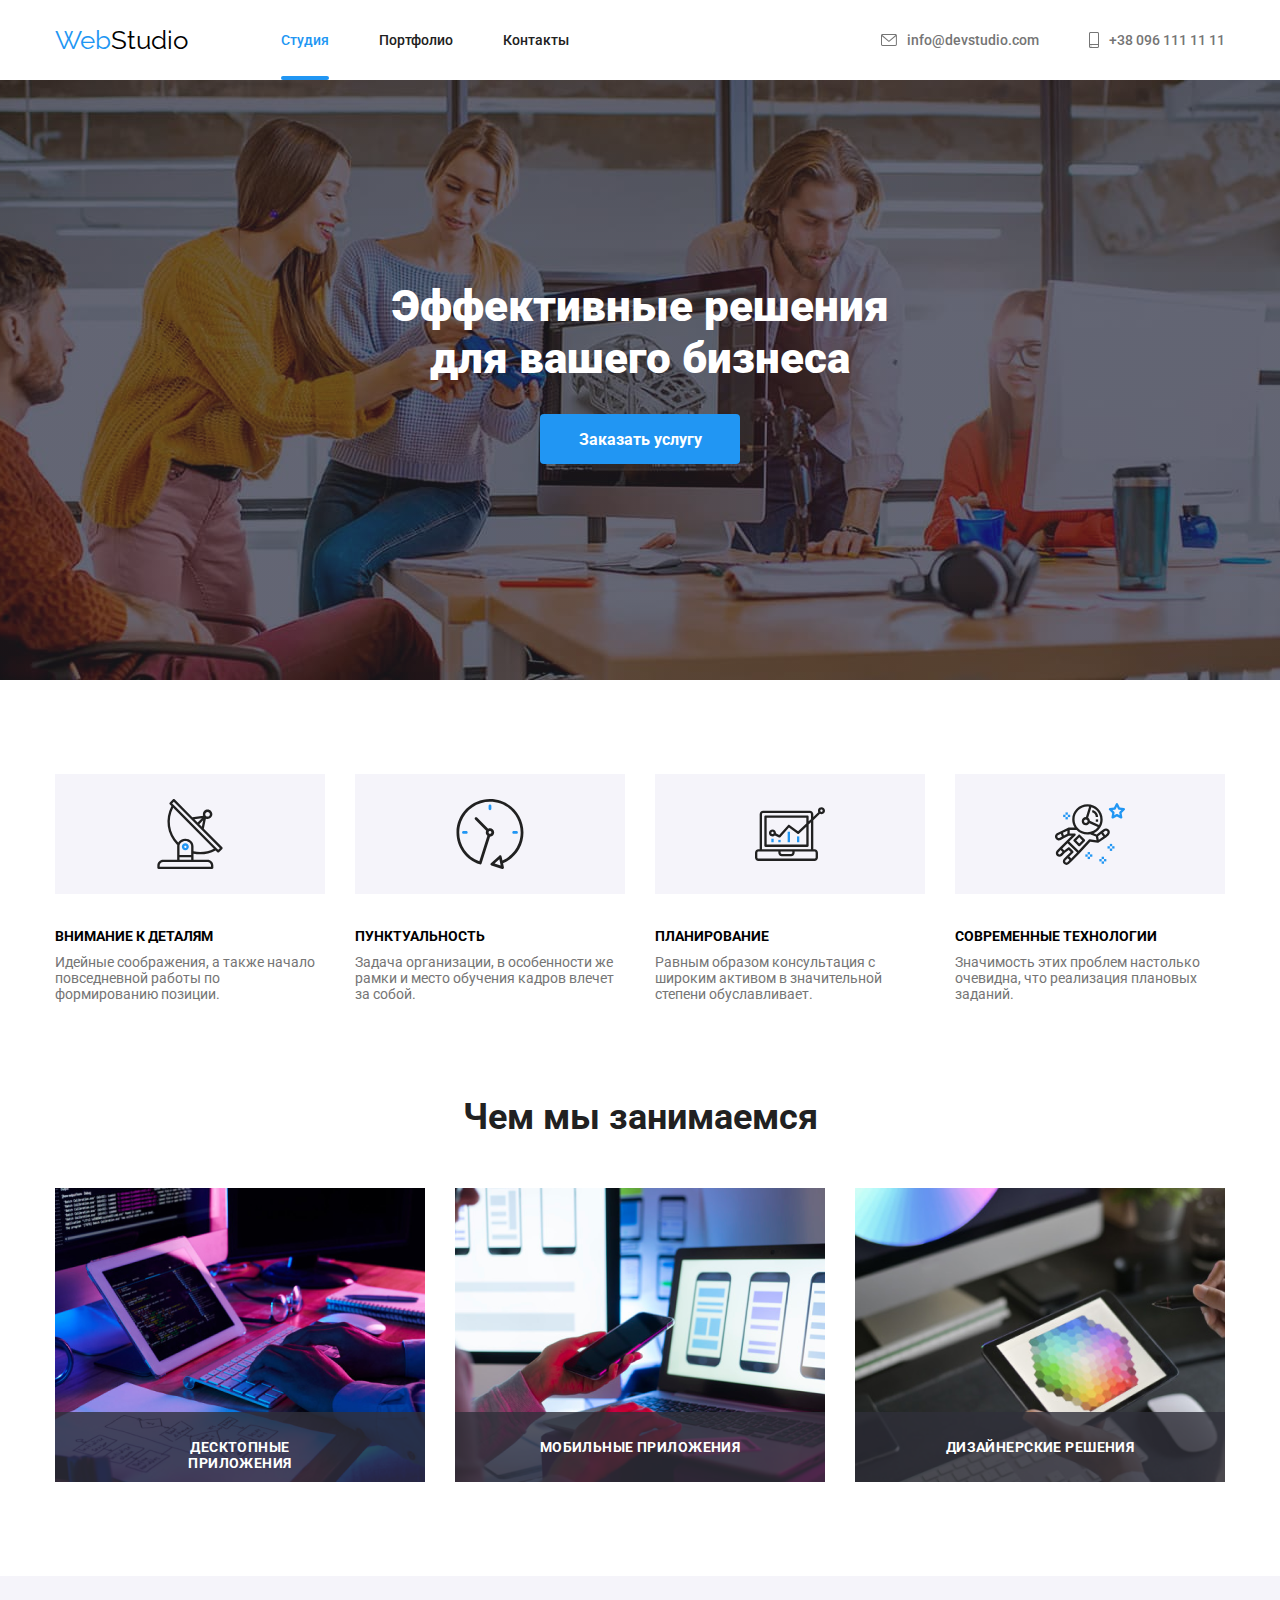
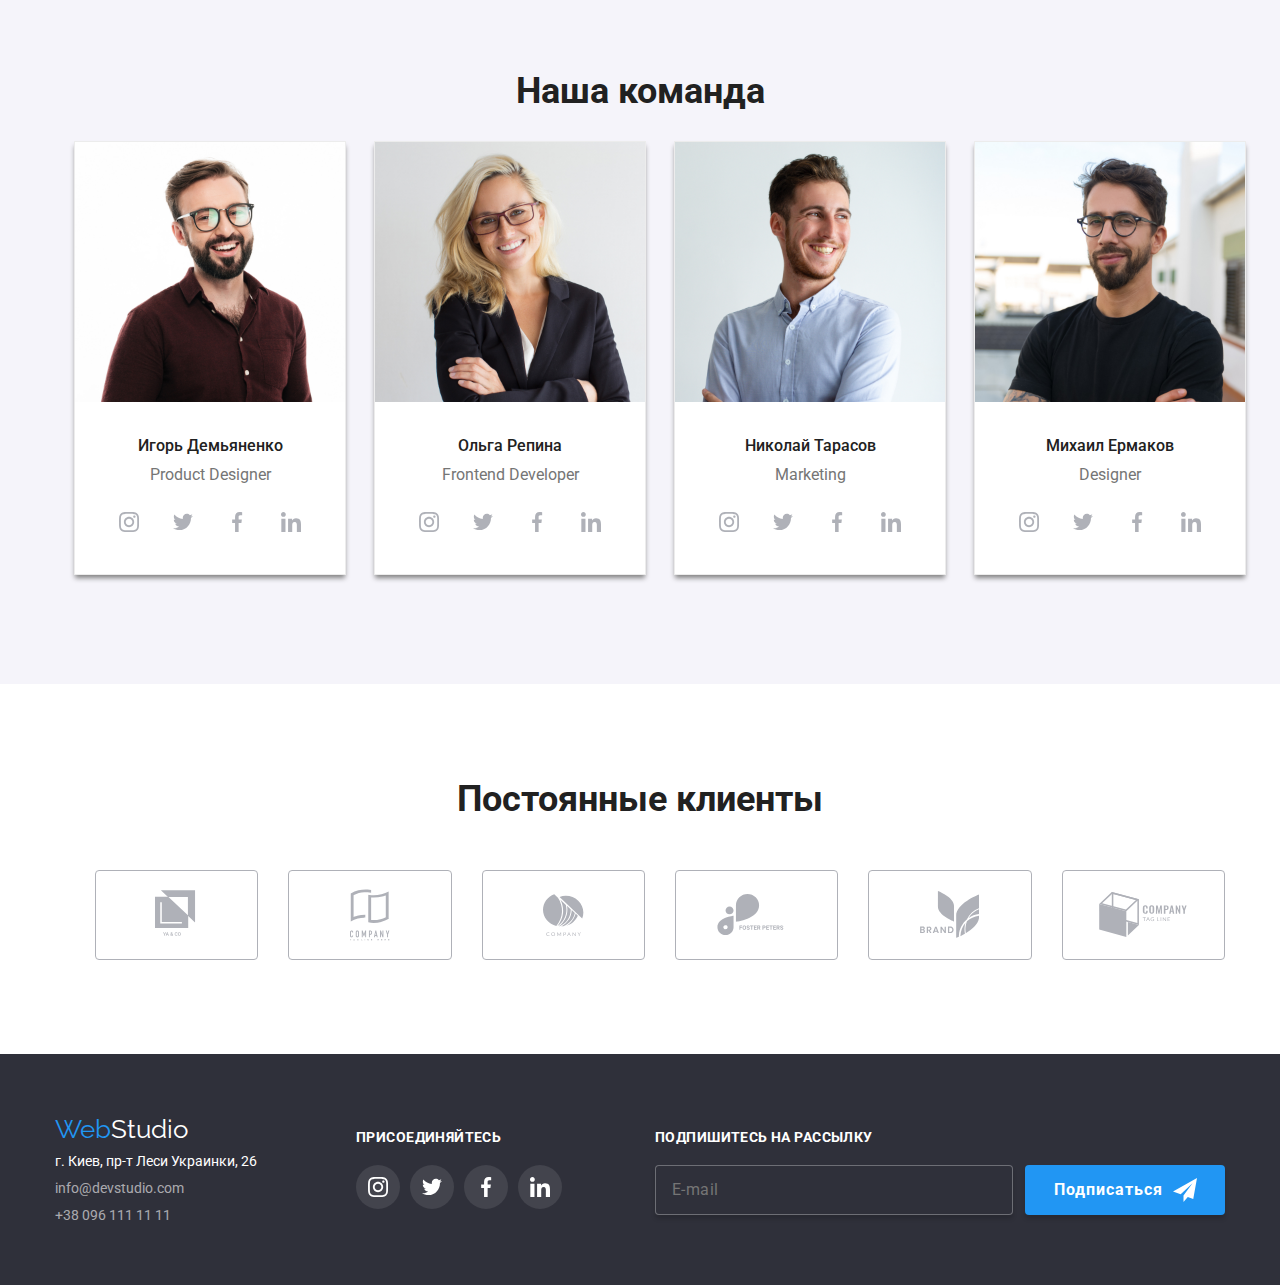
<file: index.html>
<!DOCTYPE html>
<html lang="ru">
<head>
  <meta charset="UTF-8">
  <meta name="viewport" content="width=device-width, initial-scale=1.0">
  <title>Студия</title>
 
<link rel="preconnect" href="https://fonts.gstatic.com">
<link href="https://fonts.googleapis.com/css2?family=Raleway:wght@700&family=Roboto:wght@400;500;700;900&display=swap"
  rel="stylesheet">
  <link rel="stylesheet" href="css/main.min.css">
</head>
<body>
  <header id="header">
    <div class="container head">
    <nav class="logo">
    <a href="#"><span class="web">Web</span><span class="studio">Studio</span></a>
    <ul class="navigate">
    <li>
        
      <a href="index.html" class="stud" id="now-here">Студия</a>
    
    </li>
    <li><a href="portfolio.html">Портфолио</a></li>
    <li><a href="">Контакты</a></li>
    </ul>
    </nav>
    <ul class="contact">
    <li class="mail">
      <a href="mailto:info@devstudio.com">
      <svg class="mail-svg" width="16px" height=" 12px">
        <use href="./images/symbol-defs.svg#icon-mail">
        </use>
      </svg>
      info@devstudio.com</a></li>
    <li class="phone">
      <a href="callto:+380961111111">
      <svg class="phone-svg" width="10px" height=" 16px">
        <use href="./images/symbol-defs.svg#icon-phone" >
        </use>
      </svg>
     +38 096 111 11 11</a></li>
    </ul>
    </div>
  </header>
  <main>
  <section class="hero">
    <div class="container">
   <h1>Эффективные решения<br> для вашего бизнеса</h1>
     <button class="order " data-modal-open>Заказать услугу</button> 
      </div>
  </section>

  <section class="properties">
    <div class="container">
    <ul>
     
      <li><h3>ВНИМАНИЕ К ДЕТАЛЯМ</h3> <p>Идейные соображения, а также начало повседневной работы по формированию позиции.</p></li>
        <li>
          <h3>ПУНКТУАЛЬНОСТЬ</h3> <p>Задача организации, в особенности же рамки и место обучения кадров влечет за собой.</p>
        </li>
        <li>
          <h3>ПЛАНИРОВАНИЕ</h3><p>Равным образом консультация с широким активом в значительной степени обуславливает.</p> 
        </li>
        <li>
          <h3>СОВРЕМЕННЫЕ ТЕХНОЛОГИИ</h3><p>Значимость этих проблем настолько очевидна, что реализация плановых заданий.</p> 
        </li>
    </ul>
    </div>
  </section>
 
  <section class="work">
    <div class="container">
    <h2>Чем мы занимаемся</h2>
    <ul>
      <li><div class="our-works">
        <img src = "images/img.png" alt="Работа" width="370">
        <p class="example">ДЕСКТОПНЫЕ ПРИЛОЖЕНИЯ</p>
        </div>
      </li>
      <li> <div class="our-works">
        <img src="images/img2.png" alt="Работа" width="370">
        <p class="example">МОБИЛЬНЫЕ ПРИЛОЖЕНИЯ</p>
        </div>
      </li>
      <li><div class="our-works">
        <img src="images/img3.png" alt="Работа" width="370">
        <p class="example">ДИЗАЙНЕРСКИЕ РЕШЕНИЯ</p>
        </div>
      </li>
    </ul>
  </div>
  </section>

  <section class="our-team">
    <div class="container">
    <h2>
      Наша команда
    </h2>
    <ul>
      <li class="person">
        <img src="images/im1.jpg" width="270" alt="Игорь">
        <div class="card-text">
        <h3>Игорь Демьяненко</h3>
         <p>Product Designer</p>
          <ul class="icon-block">
            <li class="icon-card">
              <a href="" class="icon-link">
                <svg class="icon-svg wh" width="20px" height="20px">
                  <use href="./images/symbol-defs.svg#icon-inst">
                  </use>
                </svg>
              </a>
            </li>
            <li class="icon-card">
              <a href="" class="icon-link">
                <svg class="icon-svg wh" width="20px" height=" 16.25px">
                  <use href="./images/symbol-defs.svg#icon-twitter">
                  </use>
                </svg>
              </a>
            </li>
            <li class="icon-card">
              <a href="" class="icon-link">
                <svg class="icon-svg wh" width="10px" height="20px">
                  <use href="./images/symbol-defs.svg#icon-facebook">
                  </use>
                </svg>
              </a>
            </li>
          
            <li class="icon-card">
              <a href="" class="icon-link">
                <svg class="icon-svg wh" width="20px" height="20px">
                  <use href="./images/symbol-defs.svg#icon-linkedin">
                  </use>
                </svg>
              </a>
            </li>
          
          </ul>
         </div>
      </li>
   
      <li class="person">
        <img src="images/im2.jpg" width="270" alt="Ольга">
        <div class="card-text">
        <h3>Ольга Репина</h3>
         <p>Frontend Developer</p> 
          <ul class="icon-block">
            <li class="icon-card">
              <a  href="" class="icon-link">
                <svg class="icon-svg wh" width="20px" height="20px">
                  <use href="./images/symbol-defs.svg#icon-inst">
                  </use>
                </svg>
              </a>
            </li>
            <li class="icon-card">
              <a href="" class="icon-link">
                <svg class="icon-svg wh" width="20px" height=" 16.25px">
                  <use href="./images/symbol-defs.svg#icon-twitter">
                  </use>
                </svg>
              </a>
            </li>
            <li class="icon-card">
              <a href="" class="icon-link">
                <svg class="icon-svg wh" width="10px" height="20px">
                  <use href="./images/symbol-defs.svg#icon-facebook">
                  </use>
                </svg>
              </a>
            </li>
          
            <li class="icon-card">
              <a href="" class="icon-link">
                <svg class="icon-svg wh" width="20px" height="20px">
                  <use href="./images/symbol-defs.svg#icon-linkedin">
                  </use>
                </svg>
              </a>
            </li>
          
          </ul>
         </div>
      </li>
 

      <li class="person">
        <img src="images/im3.jpg" width="270" alt="Николай">
        <div class="card-text">
        <h3>Николай Тарасов</h3>
       <p>Marketing</p> 
        <ul class="icon-block">
          <li class="icon-card">
            <a href="" class="icon-link">
              <svg class="icon-svg wh" width="20px" height="20px">
                <use href="./images/symbol-defs.svg#icon-inst">
                </use>
              </svg>
            </a>
          </li>
          <li class="icon-card">
            <a href="" class="icon-link">
              <svg class="icon-svg wh" width="20px" height=" 16.25px">
                <use href="./images/symbol-defs.svg#icon-twitter">
                </use>
              </svg>
            </a>
          </li>
          <li class="icon-card">
            <a href="" class="icon-link">
              <svg class="icon-svg wh" width="10px" height="20px">
                <use href="./images/symbol-defs.svg#icon-facebook">
                </use>
              </svg>
            </a>
          </li>
        
          <li class="icon-card">
            <a href="" class="icon-link">
              <svg class="icon-svg wh" width="20px" height="20px">
                <use href="./images/symbol-defs.svg#icon-linkedin">
                </use>
              </svg>
            </a>
          </li>
        
        </ul>
       </div>
      </li>

    
      <li class="person">
        <img src="images/im4.jpg" width="270" alt="Михаил">
       <div class="card-text"> 
         <h3>Михаил Ермаков</h3>
        <p>Designer</p> 
      
      <ul class="icon-block">
        <li class="icon-card" >
          <a href="" class="icon-link">
            <svg class="icon-svg wh" width="20px" height="20px">
              <use href="./images/symbol-defs.svg#icon-inst">
              </use>
            </svg>
          </a>
        </li >
          <li class="icon-card">
            <a href="" class="icon-link">
            <svg class="icon-svg wh" width="20px" height=" 16.25px">
              <use href="./images/symbol-defs.svg#icon-twitter">
              </use>
            </svg>
          </a>
        </li>
      <li class="icon-card">
        <a href="" class="icon-link">
          <svg class="icon-svg wh" width="10px" height="20px">
            <use href="./images/symbol-defs.svg#icon-facebook">
            </use>
          </svg>
        </a>
      </li>
        
       <li class="icon-card">
        <a href="" class="icon-link">
          <svg class="icon-svg wh" width="20px" height="20px">
            <use href="./images/symbol-defs.svg#icon-linkedin">
            </use>
          </svg>
        </a>
       </li>
      
      </ul>
      </div>
      </li>
      </ul>
      </div>
  </section>

  <section class="clients">
    <div class="container">
      <h2>Постоянные клиенты</h2>
      <ul class="clients-list">
        
        <li class="client-li">
          <a href="" class="clients-link">
          <svg class="clients-icon" width="44.27" height="49.23">
            <use href="./images/symbol-defs.svg#icon-logo1">
            </use>
          </svg>
        </a>
        </li>
       
       
        <li class="client-li">
          <a href="" class="clients-link">
            <svg class="clients-icon"  width="40" height="52">
              <use href="./images/symbol-defs.svg#icon-logo2">
              </use>
            </svg>
            </a>
        </li>
       
        
        <li class="client-li">
        <a href="" class="clients-link">
            <svg class="clients-icon" width="41" height="42.6">
              <use href="./images/symbol-defs.svg#icon-logo3">
              </use>
            </svg>
            </a>
        </li>
        
        
        <li class="client-li">
          <a href="" class="clients-link">
            <svg class="clients-icon" width="79.66" height="42.02">
              <use href="./images/symbol-defs.svg#icon-logo4">
              </use>
            </svg>
            </a>
        </li>
       
        
        <li class="client-li">
      <a href="" class="clients-link">
            <svg class="clients-icon" width="59" height="47">
              <use href="./images/symbol-defs.svg#icon-logo5">
              </use>
            </svg>
            </a>
        </li>
  
       
        <li class="client-li">
        <a href="" class="clients-link">
            <svg class="clients-icon" width="88.48" height="45.44">
              <use href="./images/symbol-defs.svg#icon-logo6">
              </use>
            </svg>
            </a>
        </li>
     
      </ul>
    </div>
  </section>
  </main>

<footer id="footer">
  <div class="container">
    <div class="wrap">
      <address>
        <div class="left">
          <a href="" class="footer-logo"><span class="web">Web</span><span class="studio2">Studio</span></a>
          <p>г. Киев, пр-т Леси Украинки, 26</p>
          <a href="mailto:info@devstudio.com">info@devstudio.com</a><br>
          <a href="callto:+380961111111">+38 096 111 11 11</a>
        </div>

      </address>
      <div class="right">
        <p>ПРИСОЕДИНЯЙТЕСЬ</p>
        <ul class="icon-footer">
          <li class="icon-card">
            <a href="" class="icon-link deb">
              <svg class="icon-svg debb" width="20px" height="20px">
                <use href="./images/symbol-defs.svg#icon-inst">
                </use>
              </svg>
            </a>
          </li>
          <li class="icon-card">
            <a href="" class="icon-link deb">
              <svg class="icon-svg debb" width="20px" height=" 16.25px">
                <use href="./images/symbol-defs.svg#icon-twitter">
                </use>
              </svg>
            </a>
          </li>
          <li class="icon-card">
            <a href="" class="icon-link deb">
              <svg class="icon-svg debb" width="10px" height="20px">
                <use href="./images/symbol-defs.svg#icon-facebook">
                </use>
              </svg>
            </a>
          </li>

          <li class="icon-card">
            <a href="" class="icon-link deb">
              <svg class="icon-svg debb" width="20px" height="20px">
                <use href="./images/symbol-defs.svg#icon-linkedin">
                </use>
              </svg>
            </a>
          </li>
        </ul>
      </div>
      <div class="subscribe">
        <p class="sub">ПОДПИШИТЕСЬ НА РАССЫЛКУ</p>
        <form class="lin">
          <input class="footer-mail" type="email" name="mail-footer" id="mail" placeholder="E-mail">
          <button class="telega">Подписаться <svg class="icon-telega">
              <use href="./images/symbol-defs3.svg#icon-telega-1">
              </use>
            </svg></button>


        </form>
      </div>
    </div>
  </div>
</footer>
<div class="backdrop is-hidden  " data-modal>
  <div class="modal">
    <h2 class="data">Оставьте свои данные, мы вам перезвоним</h2>
    <form class="form">
      <div class="form-div">
        <svg class="icons-svg">
          <use href="./images/symbol-defs3.svg#icon-icon-1">
          </use>
        </svg>
        <label for="name" class="form-label">Имя</label>
        <input type="text" name="name" id="name" class="in" />
      </div>
      <div class="form-div">
        <svg class="icons-svg">
          <use href="./images/symbol-defs3.svg#icon-tel-1">
          </use>
        </svg>
        <label for="phone" class="form-label">Телефон</label>
        <input type="tel" name="phone" id="phone" class="in" />
      </div>
      <div class="form-div">
        <svg class="icons-svg">
          <use href="./images/symbol-defs3.svg#icon-mail-1">
          </use>
        </svg>
        <label for="email" class="form-label">Почта</label>
        <input type="email" name="mail" id="email" class="in" />
      </div>
      <div class="form-div">
        <label for="comment" class="form-label">Комментарий</label>
        <textarea class="com" name="comment" id="comment" placeholder="Введите текст"></textarea>
      </div>
      <div class="form-div check ">

        <input class="sogl-input" type="checkbox" value="Соглашаюсь с рассылкой и принимаю Условия договора"
          name="check" id="check" />
        <span class="check-box"></span>
        <label class="sogl" for="check">Соглашаюсь с рассылкой и принимаю <a href="" class="dogo"> Условия
            договора</a></label>
      </div>
      <button type="submit" class="send">Отправить</button>
    </form>
    <button data-modal-close class="close ">
      <svg width="11px" height="11px">
        <use href="./images/symbol-defs2.svg#icon-close">
        </use>
      </svg>
    </button>
  </div>
</div>
<script src="./js/modal.js"></script>

</body>

</html>
</file>
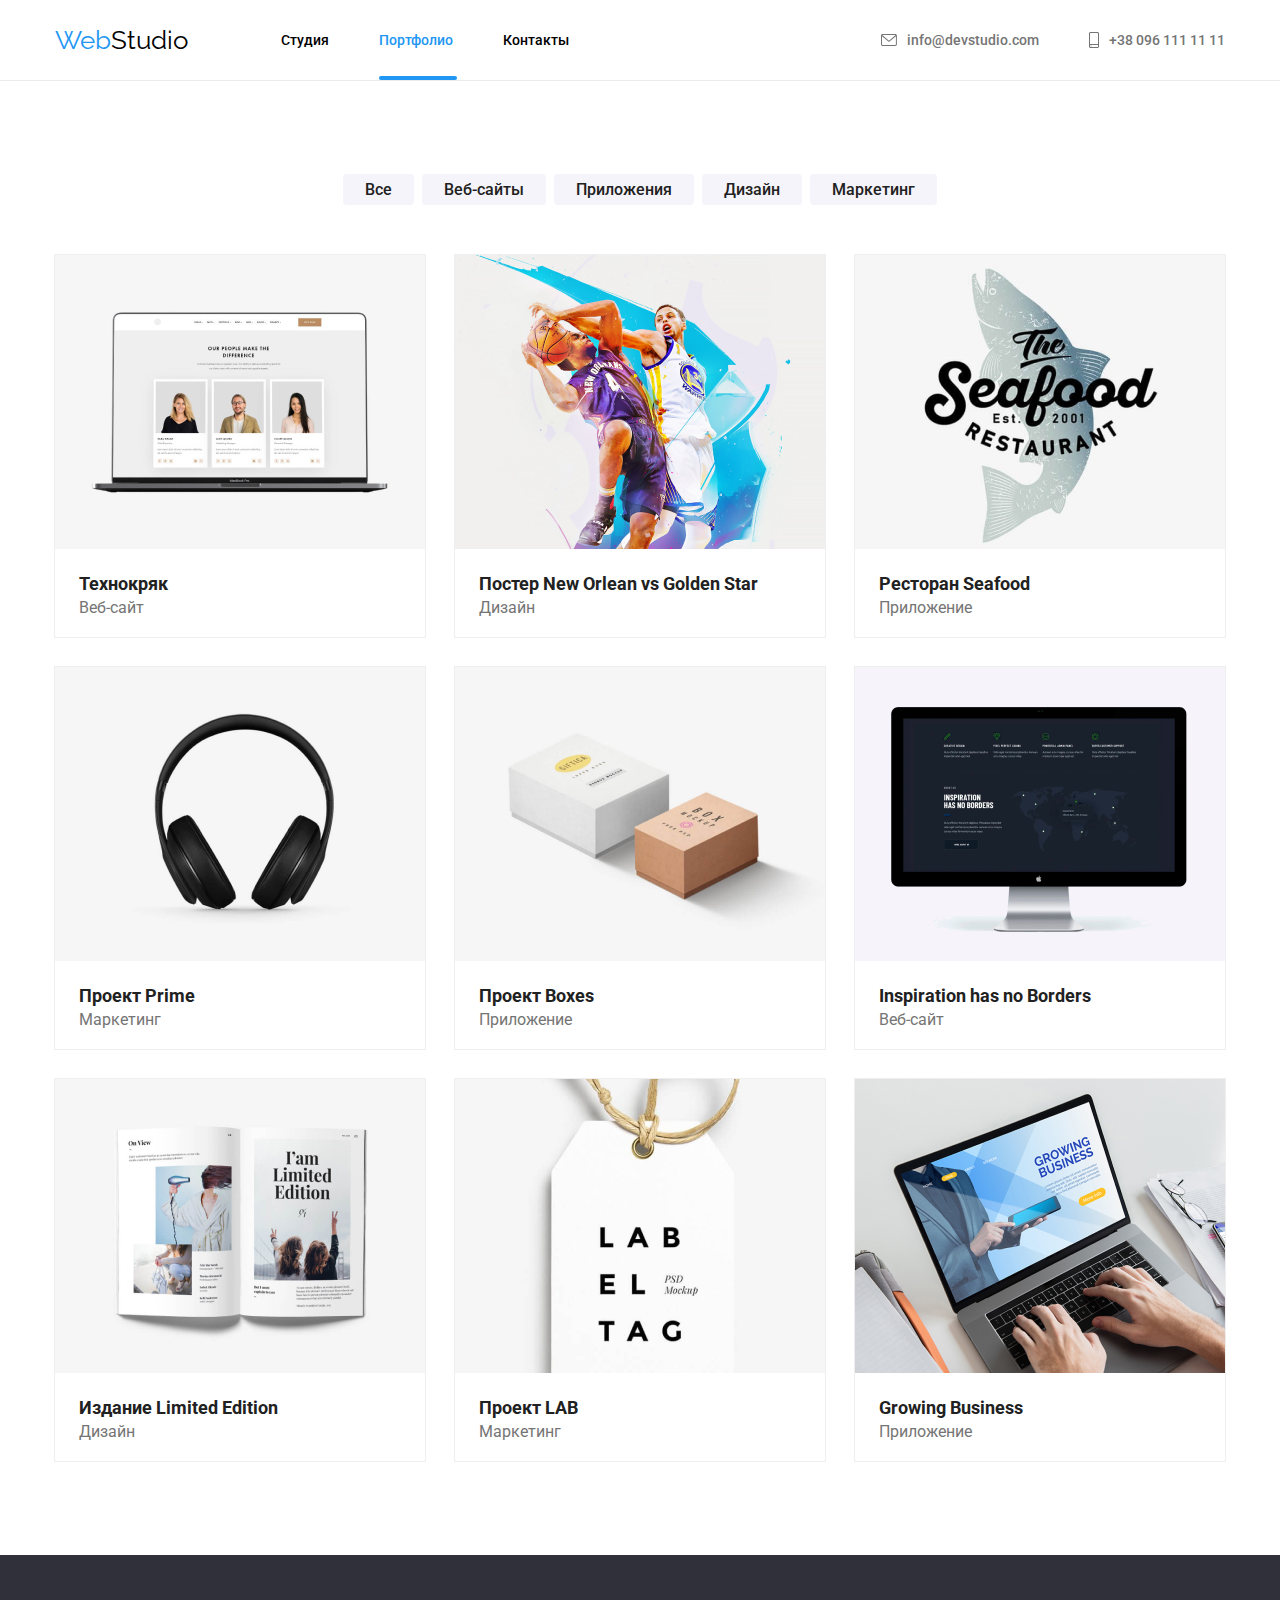
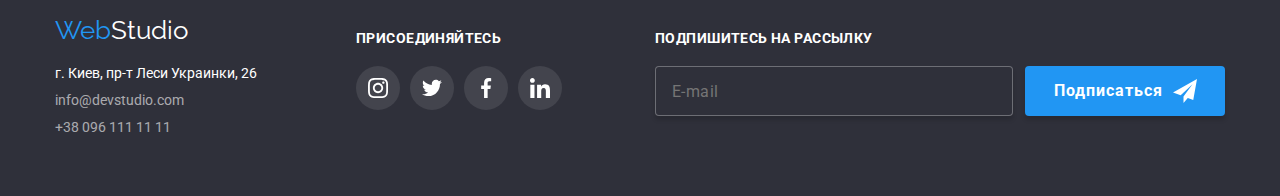
<file: portfolio.html>
<!DOCTYPE html>
<html lang="ru">
<head>
    <meta charset="UTF-8">
    <meta name="viewport" content="width=device-width, initial-scale=1.0">
    <title>Портфолио</title>
    <link rel="preconnect" href="https://fonts.gstatic.com">
    <link
        href="https://fonts.googleapis.com/css2?family=Raleway:wght@700&family=Roboto:wght@400;500;700;900&display=swap"
        rel="stylesheet">
        <link rel="stylesheet" href="css/main2.min.css">
    </head>
    <header id="header">
        <div class="container head">
            <nav class="logo">
                <a href="#"><span class="web">Web</span><span class="studio">Studio</span></a>
                <ul class="navigat">
                    <li><a href="index.html">Студия</a></li>
                    <li>
                        <a id="now-here" class="here" href="portfolio.html">Портфолио</a>
                </li>
                    <li><a href="">Контакты</a></li>
                </ul>
            </nav>
            <ul class="contact">
                <li class="mail">
                    <a href="mailto:info@devstudio.com">
                    <svg width="16" height="12" class="mail-svg">
                        <use href="./images/symbol-defs.svg#icon-mail"></use>
                    </svg>
                    info@devstudio.com</a></li>
                <li class="phone">
                    <a href="callto:+380961111111">
                    <svg width="10px" height="16px" class="phone-svg">
                        <use href="./images/symbol-defs.svg#icon-phone"></use>
                    </svg>
                   +38 096 111 11 11</a></li>
            </ul>
        </div>
    </header>
    <main>
            <section class="buttons">
                <div class="container">
                <ul>
                    <li><button>Все</button></li>
                    <li><button>Веб-сайты</button></li>
                    <li><button>Приложения</button></li>
                    <li><button>Дизайн</button></li>
                    <li><button>Маркетинг</button></li>
                </ul>
            <h1>Портфолио</h1>
            <div class="works">
                <ul class="examples">
                        <li> 
                            <a href="" class="link-description card">
                                <div class="description">
                                    <img src="./images/01.jpg" alt="Технокряк" width="370">
                                    
                                <p class="descrip">Технокряк это современная площадка распространения коронавируса.
                                     Компании используют эту платформу для цифрового
                                шпионажа и атак на защищённые сервера конкурентов.</p>
                                </div>
                            <div class="wk">
                            <h2>Технокряк</h2>
                            <p class="works-p">Веб-сайт</p>
                            </div>
                    </a>
                    </li>
                        <li >
                            <a href="" class="link-description card">
                                <div class="description">
                            <img src="./images/02.jpg" alt="Постер New Orlean vs Golden Star" width="370">
                            <p class="descrip">Технокряк это современная площадка распространения коронавируса.
                                Компании используют эту платформу для цифрового
                                шпионажа и атак на защищённые сервера конкурентов.</p>
                            </div>
                            <div class="wk">
                            <h2>Постер New Orlean vs Golden Star</h2>
                            <p class="works-p">Дизайн</p>
                            </div>
                             </a>
                    </li>
                        <li>
                            <a href="" class="link-description card">
                                <div class="description">
                                <img src="./images/03.jpg" alt="Ресторан Seafood" width="370">
                                <p class="descrip">Технокряк это современная площадка распространения коронавируса.
                                    Компании используют эту платформу для цифрового
                                    шпионажа и атак на защищённые сервера конкурентов.</p>
                                </div>
                            <div class="wk">
                            <h2>Ресторан Seafood</h2>
                            <p class="works-p">Приложение</p>
                            </div>
                    </a>
                    </li>
                        <li >
                            <a href="" class="link-description card">
                                <div class="description">
                                <img src="./images/04.jpg" alt="Проект Prime" width="370">
                                <p class="descrip">Технокряк это современная площадка распространения коронавируса.
                                    Компании используют эту платформу для цифрового
                                    шпионажа и атак на защищённые сервера конкурентов.</p>
                                </div>
                            <div class="wk">
                            <h2>Проект Prime</h2>
                            <p class="works-p">Маркетинг</p>
                            </div>
                    </a>
                    </li>
                        <li >
                            <a href="" class="link-description card">
                                <div class="description">
                                    <img src="./images/05.jpg" alt="Проект Boxes" width="370">
                                    <p class="descrip">Технокряк это современная площадка распространения коронавируса.
                                        Компании используют эту платформу для цифрового
                                        шпионажа и атак на защищённые сервера конкурентов.</p>
                                </div>
                            <div class="wk">
                            <h2>Проект Boxes</h2>
                            <p class="works-p">Приложение</p>
                            </div>
                    </a>
                    </li>
                        <li >
                            <a href="" class="link-description card">
                                <div class="description">
                                <img src="./images/06.jpg" alt="Inspiration has no Borders" width="370">
                                <p class="descrip">Технокряк это современная площадка распространения коронавируса.
                                    Компании используют эту платформу для цифрового
                                    шпионажа и атак на защищённые сервера конкурентов.</p>
                                    </div>
                            <div class="wk">
                            <h2>Inspiration has no Borders</h2>
                            <p class="works-p">Веб-сайт</p>
                            </div>
                    </a>
                        </li>
                        <li >
                            <a href="" class="link-description card">
                                <div class="description">
                                <img src="./images/07.jpg" alt="Издание Limited Edition" width="370">
                                <p class="descrip">Технокряк это современная площадка распространения коронавируса.
                                    Компании используют эту платформу для цифрового
                                    шпионажа и атак на защищённые сервера конкурентов.</p>
                                </div>
                            <div class="wk">
                            <h2>Издание Limited Edition</h2>
                            <p class="works-p">Дизайн</p>
                            </div>
                    </a>
                    </li>
                        <li >

                            <a href="" class="link-description card">
                                <div class="description">
                                <img src="./images/08.jpg" alt="Проект LAB" width="370">
                                <p class="descrip">Технокряк это современная площадка распространения коронавируса.
                                    Компании используют эту платформу для цифрового
                                    шпионажа и атак на защищённые сервера конкурентов.</p>
                                    </div>
                            <div class="wk">
                            <h2>Проект LAB</h2>
                            <p class="works-p">Маркетинг</p>
                            </div>
                    </a>
                    </li>
                        <li >
                            <a href="" class="link-description card">
                                <div class="description">
                                <img src="./images/09.jpg" alt="Growing Business" width="370">
                                <p class="descrip">Технокряк это современная площадка распространения коронавируса.
                                    Компании используют эту платформу для цифрового
                                    шпионажа и атак на защищённые сервера конкурентов.</p>
                                    </div>
                            <div class="wk">
                            <h2>Growing Business</h2>
                            <p class="works-p">Приложение</p>
                            </div>
                    </a>
                    </li>
                </ul>
            </div>
            </div>
            </section>
    </main>
    <footer id="footer">
        <div class="container">
            <div class="wrap">
            <div class="left">
           <a href="" class="footer-logo"><span class="web">Web</span><span class="studio2">Studio</span></a>
            <address class="addres">
                <p> г. Киев, пр-т Леси Украинки, 26</p>
                <a href="mailto:info@devstudio.com">info@devstudio.com</a> <br>
                <a href="callto:+380961111111">+38 096 111 11 11</a>
                    </address>
                </div>
        <div class="right">
            <p>ПРИСОЕДИНЯЙТЕСЬ</p>
            <ul class="icon-list">
                <li class="icon-li">
                    <a href="" class="icon-link">
                        <svg width="20px" height="20px" class="icon-svg">
                            <use href="./images/symbol-defs.svg#icon-inst"></use>
                        </svg>
                    </a>
                </li>
                <li class="icon-li">
                    <a href="" class="icon-link">
                        <svg width="20px" height=" 16.25px" class="icon-svg">
                            <use href="./images/symbol-defs.svg#icon-twitter"></use>
                        </svg>
                    </a>
                </li>
                <li class="icon-li">
                    <a href="" class="icon-link">
                        <svg width="10px" height="20px" class="icon-svg">
                            <use href="./images/symbol-defs.svg#icon-facebook"></use>
                        </svg>
                    </a>
                </li>
                <li class="icon-li">
                    <a href="" class="icon-link">
                        <svg width="20px" height="20px" class="icon-svg">
                            <use href="./images/symbol-defs.svg#icon-linkedin"></use>
                        </svg>
                    </a>
                </li>
            </ul>
        </div>
        <div class="subscribe">
            <p class="sub">ПОДПИШИТЕСЬ НА РАССЫЛКУ</p>
            <form class="forms">
                    <input type="email" name="name" class="footer-mail" placeholder="E-mail">
            <button class="telega">Подписаться <svg class="icon-telega">
                    <use href="./images/symbol-defs3.svg#icon-telega-1">
                    </use>
                   
                </svg></button>
            </form>
            </div>
        </div>
        </div>
    </footer>
</body>
</html>
</file>
<file: css/main.min.css>
*{font-family:"Roboto"}*,*::before,*::after{-webkit-box-sizing:border-box;box-sizing:border-box}address{display:-webkit-box;display:-ms-flexbox;display:flex}textarea{resize:none}body{margin:0}a{text-decoration:none}ul{list-style-type:none;font-weight:500}h1{margin:0}.container{width:1200px;padding:0 15px;-webkit-box-sizing:border-box;box-sizing:border-box;margin-left:auto;margin-right:auto}.icon-block{padding:0;margin-top:16px}.icon-card{color:#2f303a;width:44px;height:44px;margin-right:10px}.icon-card:last-child{margin-right:0}.icon-svg{width:20px;height:20px;fill:#afb1b8}.icons-svg{position:absolute;left:15px;top:32px;width:12px;height:12px;-webkit-transition:250ms cubic-bezier(0.4, 0, 0.2, 1);transition:250ms cubic-bezier(0.4, 0, 0.2, 1)}.deb{background-color:#43444d}.debb{fill:#fff}.tt:hover .deb{background-color:#2196f3}.mail-svg{fill:#757575;margin-right:10px;-webkit-transition:fill 250ms cubic-bezier(0.4, 0, 0.2, 1);transition:fill 250ms cubic-bezier(0.4, 0, 0.2, 1)}.mail:hover .mail-svg{fill:#2196f3}.phone-svg{fill:#757575;margin-right:10px;-webkit-transition:fill 250ms cubic-bezier(0.4, 0, 0.2, 1);transition:fill 250ms cubic-bezier(0.4, 0, 0.2, 1)}.phone:hover .phone-svg{fill:#2196f3}.icon-card{width:44px;height:44px}.icon-block{padding:0;margin-top:16px}.icon-card{color:#2f303a;width:44px;height:44px;margin-right:10px}.icon-card:last-child{margin-right:0}.icon-link{display:-webkit-box;display:-ms-flexbox;display:flex;-webkit-box-align:center;-ms-flex-align:center;align-items:center;-webkit-box-pack:center;-ms-flex-pack:center;justify-content:center;border-radius:50%;width:44px;height:44px;-webkit-transition:background-color 250ms cubic-bezier(0.4, 0, 0.2, 1);transition:background-color 250ms cubic-bezier(0.4, 0, 0.2, 1)}.wh{-webkit-transition:fill 250ms cubic-bezier(0.4, 0, 0.2, 1);transition:fill 250ms cubic-bezier(0.4, 0, 0.2, 1)}.icon-link:hover{background-color:#2196f3}.icon-link:hover .wh{fill:#fff}#now-here{color:#2196f3}.head{display:-webkit-box;display:-ms-flexbox;display:flex;-webkit-box-align:center;-ms-flex-align:center;align-items:center}.head a{display:inline-block;padding-top:32px;padding-bottom:32px}#header{display:-webkit-box;display:-ms-flexbox;display:flex;-webkit-box-align:center;-ms-flex-align:center;align-items:center}#header nav{display:-webkit-box;display:-ms-flexbox;display:flex;-webkit-box-pack:center;-ms-flex-pack:center;justify-content:center;-webkit-box-align:center;-ms-flex-align:center;align-items:center}.logo>a{margin-right:93px;padding-top:24px;padding-bottom:25px}.navigate{display:-webkit-box;display:-ms-flexbox;display:flex;padding-left:0;margin-top:0;margin-bottom:0}.navigate li:not(:last-child){margin-right:50px}.contact{display:-webkit-box;display:-ms-flexbox;display:flex;padding:0;margin-left:auto;margin-top:0;margin-bottom:0}.web{color:#2196f3;font-family:"Raleway";font-size:26px}.studio{color:#000;font-family:"Raleway";font-size:26px}.mail a{display:-webkit-box;display:-ms-flexbox;display:flex;-webkit-box-align:center;-ms-flex-align:center;align-items:center}.phone a{display:-webkit-box;display:-ms-flexbox;display:flex;-webkit-box-align:center;-ms-flex-align:center;align-items:center}.navigate a{color:#212121;font-weight:500;font-size:14px;-webkit-transition:color 250ms cubic-bezier(0.4, 0, 0.2, 1);transition:color 250ms cubic-bezier(0.4, 0, 0.2, 1)}.navigate a:hover{color:#2196f3;font-weight:500;font-size:14px;-webkit-transform:color(#2196f3);transform:color(#2196f3)}.contact li:first-child{margin-right:50px}.contact a{color:#757575;font-weight:500;font-size:14px;-webkit-transition:color 250ms cubic-bezier(0.4, 0, 0.2, 1);transition:color 250ms cubic-bezier(0.4, 0, 0.2, 1)}.contact a:hover{color:#2196f3;font-weight:500;font-size:14px;-webkit-transform:color(#2196f3);transform:color(#2196f3)}.stud{position:relative}.stud::before{display:inline-block;position:absolute;content:"";width:100%;height:4px;background-color:#2196f3;bottom:0;border-radius:5px}.img{display:block}.hero{margin:0 auto;max-width:1600px;background:#2f303a;padding-top:200px;padding-bottom:200px;background-image:-webkit-gradient(linear, left top, right top, from(rgba(47,48,58,0.4)), to(rgba(47,48,58,0.4))),url(../images/back.jpg);background-image:linear-gradient(to right, rgba(47,48,58,0.4), rgba(47,48,58,0.4)),url(../images/back.jpg);background-repeat:no-repeat;background-position:center;background-size:cover;height:600px}.hero h1{font-size:44px;color:#fff;font-weight:900;display:-webkit-box;display:-ms-flexbox;display:flex;-webkit-box-align:center;-ms-flex-align:center;align-items:center;-webkit-box-pack:center;-ms-flex-pack:center;justify-content:center;text-align:center;margin-bottom:30px}.order{-webkit-box-pack:center;-ms-flex-pack:center;justify-content:center;-webkit-box-align:center;-ms-flex-align:center;align-items:center;background:#2196f3;color:#fff;text-decoration:none;border:none;border-radius:4px;font-weight:700;font-size:16px;display:-webkit-box;display:-ms-flexbox;display:flex;margin-right:auto;margin-left:auto;width:200px;height:50px;cursor:pointer}.properties h3{font-weight:700;font-size:14px;color:#000;margin:0;margin-bottom:10px}.properties p{font-weight:400;font-size:14px;color:#757575;margin:0px}.properties{padding-bottom:94px;padding-top:94px}.properties ul{padding:0;display:-webkit-box;display:-ms-flexbox;display:flex;-ms-flex-line-pack:center;align-content:center;margin:0}.properties li::before{background-color:#f5f4fa;content:"";display:inline-block;width:270px;height:120px;background-position:50% 50%;background-repeat:no-repeat;margin-bottom:30px}.properties li:nth-child(1)::before{background-image:url(../images/antenna.svg)}.properties li:nth-child(2)::before{background-image:url(../images/clock.svg)}.properties li:nth-child(3)::before{background-image:url(../images/diagram.svg)}.properties li:nth-child(4)::before{background-image:url(../images/astronaut.svg)}.properties li{width:270px}.properties li:not(:last-child){margin-right:30px}.work{padding-bottom:94px}.work h2{display:-webkit-box;display:-ms-flexbox;display:flex;-webkit-box-pack:center;-ms-flex-pack:center;justify-content:center;margin:0px;margin-bottom:50px;font-weight:700;font-size:36px;color:#212121}.work ul{-ms-flex-line-pack:center;align-content:center;display:-webkit-box;display:-ms-flexbox;display:flex;-webkit-box-pack:center;-ms-flex-pack:center;justify-content:center;padding:0px;margin-top:0;margin-bottom:0}.work li:not(:last-child){margin-right:30px}.our-works{position:relative;height:294px}.our-works::before{position:absolute;content:"";width:370px;height:70px;background-color:#2f303a;opacity:0.8;bottom:0;right:0}.example{position:absolute;bottom:0;left:50%;-webkit-transform:translate(-50%, 0);transform:translate(-50%, 0);width:205px;height:16px;margin:0;margin-bottom:27px;font-family:"Roboto";font-size:14px;font-style:normal;font-weight:700;line-height:16px;letter-spacing:0.03em;text-align:center;color:white}.our-team{padding-top:94px;padding-bottom:94px;background-color:#f5f4fa}.our-team ul{display:-webkit-box;display:-ms-flexbox;display:flex;-ms-flex-line-pack:center;align-content:center;-webkit-box-pack:center;-ms-flex-pack:center;justify-content:center}.person{-webkit-box-shadow:0px 4px 5px grey;box-shadow:0px 4px 5px grey;margin-right:30px;width:270px;outline:1px solid #ececec;background-color:white}.person:last-child{margin-right:0;outline:1px solid #ececec;background-color:white}.our-team h2{font-weight:700;font-size:36px;color:#212121;margin-top:0;display:-webkit-box;display:-ms-flexbox;display:flex;-webkit-box-pack:center;-ms-flex-pack:center;justify-content:center}.our-team h3{font-weight:500;font-size:16px;color:#212121;margin:0;text-align:center}.card-text{padding-bottom:30px;padding-top:30px;padding-left:32px;padding-right:32px}.our-team p{margin:0;margin-top:10px;font-weight:400;font-size:16px;color:#757575;text-align:center}.clients{padding-top:94px;padding-bottom:94px}.clients ul{display:-webkit-box;display:-ms-flexbox;display:flex}.clients h2{margin:0;font-weight:700;font-size:36px;color:#212121;margin-bottom:50px;text-align:center}.clients-list{margin:0}.client-li{width:170px;height:90px;border:1px solid #afb1b8;border-radius:4px;margin-right:30px;display:-webkit-box;display:-ms-flexbox;display:flex;-webkit-box-align:center;-ms-flex-align:center;align-items:center;-webkit-box-pack:center;-ms-flex-pack:center;justify-content:center;-webkit-transition:border 250ms cubic-bezier(0.4, 0, 0.2, 1);transition:border 250ms cubic-bezier(0.4, 0, 0.2, 1)}.client-li:last-child{margin-right:0}.client-li:hover{border:1px solid #2196f3}.clients-icon{fill:#afb1b8;-webkit-transition:fill 250ms cubic-bezier(0.4, 0, 0.2, 1);transition:fill 250ms cubic-bezier(0.4, 0, 0.2, 1)}.clients-link{display:-webkit-box;display:-ms-flexbox;display:flex;-webkit-box-align:center;-ms-flex-align:center;align-items:center;-webkit-box-pack:center;-ms-flex-pack:center;justify-content:center}.client-li:hover .clients-icon{fill:#2196f3}.clients{padding-top:94px;padding-bottom:94px}.clients ul{display:-webkit-box;display:-ms-flexbox;display:flex}.clients h2{margin:0;font-weight:700;font-size:36px;color:#212121;margin-bottom:50px;text-align:center}.clients-list{margin:0}.client-li{width:170px;height:90px;border:1px solid #afb1b8;border-radius:4px;margin-right:30px;display:-webkit-box;display:-ms-flexbox;display:flex;-webkit-box-align:center;-ms-flex-align:center;align-items:center;-webkit-box-pack:center;-ms-flex-pack:center;justify-content:center;-webkit-transition:border 250ms cubic-bezier(0.4, 0, 0.2, 1);transition:border 250ms cubic-bezier(0.4, 0, 0.2, 1)}.client-li:last-child{margin-right:0}.client-li:hover{border:1px solid #2196f3}.clients-icon{fill:#afb1b8;-webkit-transition:fill 250ms cubic-bezier(0.4, 0, 0.2, 1);transition:fill 250ms cubic-bezier(0.4, 0, 0.2, 1)}.clients-link{display:-webkit-box;display:-ms-flexbox;display:flex;-webkit-box-align:center;-ms-flex-align:center;align-items:center;-webkit-box-pack:center;-ms-flex-pack:center;justify-content:center}.client-li:hover .clients-icon{fill:#2196f3}.clients{padding-top:94px;padding-bottom:94px}.clients ul{display:-webkit-box;display:-ms-flexbox;display:flex}.clients h2{margin:0;font-weight:700;font-size:36px;color:#212121;margin-bottom:50px;text-align:center}.clients-list{margin:0}.client-li{width:170px;height:90px;border:1px solid #afb1b8;border-radius:4px;margin-right:30px;display:-webkit-box;display:-ms-flexbox;display:flex;-webkit-box-align:center;-ms-flex-align:center;align-items:center;-webkit-box-pack:center;-ms-flex-pack:center;justify-content:center;-webkit-transition:border 250ms cubic-bezier(0.4, 0, 0.2, 1);transition:border 250ms cubic-bezier(0.4, 0, 0.2, 1)}.client-li:last-child{margin-right:0}.client-li:hover{border:1px solid #2196f3}.clients-icon{fill:#afb1b8;-webkit-transition:fill 250ms cubic-bezier(0.4, 0, 0.2, 1);transition:fill 250ms cubic-bezier(0.4, 0, 0.2, 1)}.clients-link{display:-webkit-box;display:-ms-flexbox;display:flex;-webkit-box-align:center;-ms-flex-align:center;align-items:center;-webkit-box-pack:center;-ms-flex-pack:center;justify-content:center}.client-li:hover .clients-icon{fill:#2196f3}.studio2{color:#fff;font-family:"Raleway", sans-serif;font-size:26px}#footer{background:#2f303a;padding-top:60px;padding-bottom:60px}address p{color:#fff;font-weight:400;font-size:14px;font-style:normal}address a{color:rgba(255,255,255,0.6);font-weight:400;font-size:14px;font-style:normal}.footer-logo{display:block;margin-bottom:20px}address p{display:-webkit-box;display:-ms-flexbox;display:flex;margin-bottom:9px;margin-top:0}address a:not(:last-child){display:inline-block;margin-bottom:9px}.icon-footer{display:-webkit-box;display:-ms-flexbox;display:flex;padding:0}address{display:-webkit-box;display:-ms-flexbox;display:flex}.left{width:231px}.right{margin-left:70px;margin-top:15px}.right p{margin-bottom:20px;font-family:"Roboto";font-size:14px;font-style:normal;font-weight:700;line-height:16px;letter-spacing:0.03em;text-align:left;margin-top:0px;color:#fff}.stud{position:relative}.stud::before{display:inline-block;position:absolute;content:"";width:100%;height:4px;background-color:#2196f3;bottom:0;border-radius:5px}.wrap{display:-webkit-box;display:-ms-flexbox;display:flex}.subscribe{display:inline;width:570px;height:86px;margin-left:93px;margin-top:15px}.sub{margin:0px;margin-bottom:20px;color:white;font-family:"Roboto";font-size:14px;font-style:normal;font-weight:700;line-height:16px;letter-spacing:0.03em;text-align:left}.footer-mail{width:358px;height:50px;border:1px solid rgba(255,255,255,0.3);-webkit-box-shadow:0px 4px 4px 0px rgba(0,0,0,0.15);box-shadow:0px 4px 4px 0px rgba(0,0,0,0.15);border-radius:4px;background-color:#2f303a;padding:0;padding-left:16px;font-family:"Roboto";font-size:16px;font-style:normal;font-weight:400;line-height:20px;letter-spacing:0.03em;text-align:left;color:#757575}.telega{width:200px;height:50px;background-color:#2196f3;color:#fff;-webkit-box-shadow:0px 4px 4px rgba(0,0,0,0.15);box-shadow:0px 4px 4px rgba(0,0,0,0.15);border:0px;border-radius:4px;font-family:"Roboto";font-size:16px;font-style:normal;font-weight:700;line-height:30px;letter-spacing:0.06em;text-align:left;padding-left:29px;cursor:pointer;position:relative;margin-left:12px}.lin{display:-webkit-box;display:-ms-flexbox;display:flex}.icon-telega{width:24px;height:24px;position:absolute;right:28px;top:13px;margin-left:10px}.backdrop{position:fixed;top:0;left:0;width:100%;height:100%;background-color:rgba(0,0,0,0.5);opacity:1;-webkit-transition:opacity 250ms cubic-bezier(0.4, 0, 0.2, 1);transition:opacity 250ms cubic-bezier(0.4, 0, 0.2, 1)}.backdrop.is-hidden{opacity:0;pointer-events:none}.backdrop.is-hidden .modal{-webkit-transform:translate(-50%, -50%) scale(0.6);transform:translate(-50%, -50%) scale(0.6)}.modal{position:absolute;left:50%;top:50%;-webkit-transform:translate(-50%, -50%) scale(1);transform:translate(-50%, -50%) scale(1);width:528px;height:581px;background-color:white;opacity:1;-webkit-transition:-webkit-transform 250ms cubic-bezier(0.4, 0, 0.2, 1);transition:-webkit-transform 250ms cubic-bezier(0.4, 0, 0.2, 1);transition:transform 250ms cubic-bezier(0.4, 0, 0.2, 1);transition:transform 250ms cubic-bezier(0.4, 0, 0.2, 1), -webkit-transform 250ms cubic-bezier(0.4, 0, 0.2, 1)}.close{position:absolute;top:8px;right:8px;width:30px;height:30px;border-radius:50%;border:1px solid rgba(0,0,0,0.1);fill:#000;cursor:pointer;background-color:#fff;-webkit-transition:250ms cubic-bezier(0.4, 0, 0.2, 1);transition:250ms cubic-bezier(0.4, 0, 0.2, 1)}.close:hover{fill:#2196f3}.com{width:448px;height:120px;margin-bottom:25px;display:-webkit-box;display:-ms-flexbox;display:flex;-webkit-box-pack:center;-ms-flex-pack:center;justify-content:center;border:1px solid rgba(33,33,33,0.2);border-radius:4px;padding-left:16px;padding-top:12px;outline-style:none;-webkit-transition:250ms cubic-bezier(0.4, 0, 0.2, 1);transition:250ms cubic-bezier(0.4, 0, 0.2, 1)}.dogo{color:#2196f3;text-decoration:underline}.form{margin-right:auto;margin-left:auto;width:448px}.send{display:block;width:200px;height:50px;margin-right:auto;margin-left:auto;margin-top:30px;background-color:#2196f3;-webkit-box-shadow:0px 4px 4px rgba(0,0,0,0.15);box-shadow:0px 4px 4px rgba(0,0,0,0.15);border-radius:4px;border:0px;color:#fff;font-family:"Roboto";font-size:16px;font-style:normal;font-weight:700;line-height:30px;letter-spacing:0.06em;outline-style:none;-webkit-transition:250ms cubic-bezier(0.4, 0, 0.2, 1);transition:250ms cubic-bezier(0.4, 0, 0.2, 1)}.send:hover{cursor:pointer;background-color:#188ce8}.data{margin-right:auto;margin-left:auto;width:448px;height:23px;font-family:"Roboto";font-size:20px;font-style:normal;font-weight:700;line-height:23px;letter-spacing:0.03em;text-align:center;margin-bottom:12px;margin-top:40px}.form-label{display:-webkit-box;display:-ms-flexbox;display:flex;margin-bottom:4px;font-family:"Roboto";font-size:12px;font-style:normal;font-weight:400;line-height:14px;letter-spacing:0.01em;text-align:left}.sogl{font-family:"Roboto";font-size:14px;font-style:normal;font-weight:400;line-height:24px;letter-spacing:0.03em}.sogl-input{appearance:none;-webkit-appearance:none;-moz-appearance:none;position:absolute;width:16px;height:15px;margin:0;padding-left:15px;outline-style:none}.check-box{width:16px;height:15px;background-image:url(../images/check.svg);margin-right:7px;-webkit-transition:250ms cubic-bezier(0.4, 0, 0.2, 1);transition:250ms cubic-bezier(0.4, 0, 0.2, 1)}.sogl-input:checked+.check-box{background-image:url(../images/checked.svg)}.check{-webkit-box-align:center;-ms-flex-align:center;align-items:center;display:-webkit-box;display:-ms-flexbox;display:flex;margin-left:11px}.com:hover,.com:focus{border:1px solid #2196f3}.in{width:448px;height:40px;border:1px solid rgba(33,33,33,0.2);border-radius:4px;padding-left:42px;-webkit-transition:250ms cubic-bezier(0.4, 0, 0.2, 1);transition:250ms cubic-bezier(0.4, 0, 0.2, 1)}.form-div:hover .icons-svg,.form-div:focus .icons-svg{fill:#2196f3}.form-div{margin-bottom:10px;position:relative}.in:hover,.in:focus{border:1px solid #2196f3;outline-style:none}
/*# sourceMappingURL=main.min.css.map */
</file>
<file: css/main2.min.css>
*,*::before,*::after{-webkit-box-sizing:border-box;box-sizing:border-box}*{font-family:"Roboto"}ul{list-style-type:none}body{margin:0px}a{text-decoration:none}h1{display:none}.container{width:1200px;padding:0 15px;-webkit-box-sizing:border-box;box-sizing:border-box;margin-left:auto;margin-right:auto}#header{outline:1px solid #ececec}.head{display:-webkit-box;display:-ms-flexbox;display:flex}.head a{display:inline-block;padding-top:32px;padding-bottom:32px}.head nav{display:-webkit-box;display:-ms-flexbox;display:flex;-webkit-box-orient:horizontal;-webkit-box-direction:normal;-ms-flex-direction:row;flex-direction:row;-webkit-box-align:center;-ms-flex-align:center;align-items:center}.logo>a{margin-right:93px;padding-top:24px;padding-bottom:25px}.navigat a{color:#000;font-weight:500;font-size:14px;-webkit-transition:color 250ms cubic-bezier(0.4, 0, 0.2, 1);transition:color 250ms cubic-bezier(0.4, 0, 0.2, 1)}.navigat a:hover{color:#2196f3;font-size:14px;-webkit-transform:color(#2196f3);transform:color(#2196f3)}.navigat{display:-webkit-box;display:-ms-flexbox;display:flex;padding:0;margin-top:0;margin-bottom:0}.navigat li:not(:last-child){margin-right:50px}.web{color:#2196f3;font-family:"Raleway";font-size:26px}.studio{color:#000;font-family:"Raleway";font-size:26px}#now-here{color:#2196f3;font-weight:500;font-size:14px}.here{position:relative}.here::before{position:absolute;content:"";height:4px;width:78px;background-color:#2196f3;bottom:0;border-radius:5px}.mail-svg{fill:#757575;margin-right:10px;-webkit-transition:fill 250ms cubic-bezier(0.4, 0, 0.2, 1);transition:fill 250ms cubic-bezier(0.4, 0, 0.2, 1)}.mail:hover .mail-svg{fill:#2196f3}.contact a{color:#757575;font-weight:500;font-size:14px;-webkit-transition:color 250ms cubic-bezier(0.4, 0, 0.2, 1);transition:color 250ms cubic-bezier(0.4, 0, 0.2, 1)}.contact a:hover{color:#2196f3;font-weight:500;font-size:14px;-webkit-transform:color(#2196f3);transform:color(#2196f3)}.mail a{display:-webkit-box;display:-ms-flexbox;display:flex;-webkit-box-align:center;-ms-flex-align:center;align-items:center}.phone a{display:-webkit-box;display:-ms-flexbox;display:flex;-webkit-box-align:center;-ms-flex-align:center;align-items:center}.phone-svg{fill:#757575;margin-right:10px;-webkit-transition:fill 250ms cubic-bezier(0.4, 0, 0.2, 1);transition:fill 250ms cubic-bezier(0.4, 0, 0.2, 1)}.phone:hover .phone-svg{fill:#2196f3}.contact{display:-webkit-box;display:-ms-flexbox;display:flex;padding:0;margin-left:auto;margin-top:0;margin-bottom:0}.contact li:first-child{margin-right:50px}.buttons li:last-child{margin-right:0px}.buttons li{margin-right:8px}.buttons{padding-top:94px;padding-bottom:94px}.buttons ul{display:-webkit-box;display:-ms-flexbox;display:flex;-webkit-box-orient:horizontal;-webkit-box-direction:normal;-ms-flex-direction:row;flex-direction:row;-webkit-box-pack:center;-ms-flex-pack:center;justify-content:center;padding-left:0;margin-left:0;margin-top:0;margin-bottom:50px}.buttons button{background-color:#f5f4fa;color:#212121;text-decoration:none;border:none;font-weight:500;font-size:16px;padding:6px 22px;border-radius:4px;-webkit-transition:color 250ms cubic-bezier(0.4, 0, 0.2, 1),background-color 250ms cubic-bezier(0.4, 0, 0.2, 1),-webkit-box-shadow 250ms cubic-bezier(0.4, 0, 0.2, 1);transition:color 250ms cubic-bezier(0.4, 0, 0.2, 1),background-color 250ms cubic-bezier(0.4, 0, 0.2, 1),-webkit-box-shadow 250ms cubic-bezier(0.4, 0, 0.2, 1);transition:color 250ms cubic-bezier(0.4, 0, 0.2, 1),background-color 250ms cubic-bezier(0.4, 0, 0.2, 1),box-shadow 250ms cubic-bezier(0.4, 0, 0.2, 1);transition:color 250ms cubic-bezier(0.4, 0, 0.2, 1),background-color 250ms cubic-bezier(0.4, 0, 0.2, 1),box-shadow 250ms cubic-bezier(0.4, 0, 0.2, 1),-webkit-box-shadow 250ms cubic-bezier(0.4, 0, 0.2, 1)}.buttons button:focus{background:#2196f3;color:#fff;text-decoration:none;border:none;font-weight:500;font-size:16px;-webkit-box-shadow:0px 2px 2px 0px rgba(0,0,0,0.12),0px 1px 2px 0px rgba(0,0,0,0.08),0px 3px 1px 0px rgba(0,0,0,0.1);box-shadow:0px 2px 2px 0px rgba(0,0,0,0.12),0px 1px 2px 0px rgba(0,0,0,0.08),0px 3px 1px 0px rgba(0,0,0,0.1);cursor:pointer}.buttons button:hover{background:#2196f3;color:#fff;text-decoration:none;border:none;font-weight:500;font-size:16px;-webkit-box-shadow:0px 2px 2px 0px rgba(0,0,0,0.12),0px 1px 2px 0px rgba(0,0,0,0.08),0px 3px 1px 0px rgba(0,0,0,0.1);box-shadow:0px 2px 2px 0px rgba(0,0,0,0.12),0px 1px 2px 0px rgba(0,0,0,0.08),0px 3px 1px 0px rgba(0,0,0,0.1);cursor:pointer}.works ul{display:-webkit-box;display:-ms-flexbox;display:flex;-ms-flex-wrap:wrap;flex-wrap:wrap;padding:0px;-webkit-box-pack:center;-ms-flex-pack:center;justify-content:center;margin-bottom:0;margin-top:0}.works li{margin:0;margin-bottom:30px;outline:1px solid #eeeeee}.works li:nth-child(3n+2){margin:0 30px 30px}.works li:nth-child(n+7){margin-bottom:0}.wk{padding-top:20px;padding-bottom:20px;padding-right:24px;padding-left:24px}.examples h2{color:#212121;font-weight:700;font-size:18px;margin-bottom:0px;margin-top:0}.works-p{color:#757575;font-weight:400;font-size:16px;margin-top:4px;margin-bottom:0px}.card{display:block;-webkit-transition:-webkit-box-shadow 250ms cubic-bezier(0.4, 0, 0.2, 1);transition:-webkit-box-shadow 250ms cubic-bezier(0.4, 0, 0.2, 1);transition:box-shadow 250ms cubic-bezier(0.4, 0, 0.2, 1);transition:box-shadow 250ms cubic-bezier(0.4, 0, 0.2, 1), -webkit-box-shadow 250ms cubic-bezier(0.4, 0, 0.2, 1)}.card:hover{-webkit-box-shadow:1px 4px 6px 0px rgba(0,0,0,0.16),0px 4px 4px 0px rgba(0,0,0,0.06),0px 1px 1px 0px rgba(0,0,0,0.12);box-shadow:1px 4px 6px 0px rgba(0,0,0,0.16),0px 4px 4px 0px rgba(0,0,0,0.06),0px 1px 1px 0px rgba(0,0,0,0.12)}.description{position:relative;overflow:hidden}.descrip{position:absolute;-webkit-transform:translate(-50%, 150%);transform:translate(-50%, 150%);top:50%;left:50%;color:white;width:322px;height:168px;margin:0;font-family:"Roboto";font-size:18px;font-style:normal;font-weight:400;line-height:28px;letter-spacing:0.03em;-webkit-transition:250ms -webkit-transform cubic-bezier(0.4, 0, 0.2, 1);transition:250ms -webkit-transform cubic-bezier(0.4, 0, 0.2, 1);transition:250ms transform cubic-bezier(0.4, 0, 0.2, 1);transition:250ms transform cubic-bezier(0.4, 0, 0.2, 1), 250ms -webkit-transform cubic-bezier(0.4, 0, 0.2, 1)}.description::before{position:absolute;content:"";width:100%;height:100%;top:0;left:0;background-color:#2196f3;-webkit-transition:250ms -webkit-transform cubic-bezier(0.4, 0, 0.2, 1);transition:250ms -webkit-transform cubic-bezier(0.4, 0, 0.2, 1);transition:250ms transform cubic-bezier(0.4, 0, 0.2, 1);transition:250ms transform cubic-bezier(0.4, 0, 0.2, 1), 250ms -webkit-transform cubic-bezier(0.4, 0, 0.2, 1);-webkit-transform:translateY(100%);transform:translateY(100%)}.link-description:hover .descrip{-webkit-transform:translate(-50%, -50%);transform:translate(-50%, -50%)}.link-description:hover .description::before{opacity:0.9;-webkit-transform:translateY(0%);transform:translateY(0%)}.studio2{color:#fff;font-family:"Raleway";font-size:26px}.addres p{color:#fff;font-weight:400;font-size:14px;font-style:normal;display:-webkit-box;display:-ms-flexbox;display:flex;margin-bottom:9px;margin-top:0}.addres a{color:rgba(255,255,255,0.6);font-weight:400;font-size:14px;font-style:normal}#footer{background:#2f303a;padding-top:60px;padding-bottom:60px}.footer-logo{display:block;margin-bottom:20px}.addres a:not(:last-child){display:inline-block;margin-bottom:9px}.wrap{display:-webkit-box;display:-ms-flexbox;display:flex}.right{margin-left:70px;margin-top:15px;width:206px}.footer-mail{width:358px;height:50px;background-color:#2f303a;margin-right:12px;padding-left:16px;border:1px solid rgba(255,255,255,0.3);-webkit-box-shadow:0px 4px 4px 0px rgba(0,0,0,0.15);box-shadow:0px 4px 4px 0px rgba(0,0,0,0.15);border-radius:4px;font-family:"Roboto";font-size:16px;font-style:normal;font-weight:400;line-height:20px;letter-spacing:0.03em;text-align:left}.telega{position:relative;width:200px;height:50px;background-color:#2196f3;border-radius:4px;border:0px;-webkit-box-shadow:0px 4px 4px 0px rgba(0,0,0,0.15);box-shadow:0px 4px 4px 0px rgba(0,0,0,0.15);font-family:"Roboto";font-size:16px;font-style:normal;font-weight:700;line-height:30px;letter-spacing:0.06em;color:#fff;text-align:left;padding-left:29px;cursor:pointer}.forms{display:-webkit-box;display:-ms-flexbox;display:flex}.telega-link{position:relative}.icon-telega{width:24px;height:24px;position:absolute;right:28px;bottom:13px}.right p{font-family:"Roboto";font-size:14px;font-style:normal;font-weight:700;line-height:16px;letter-spacing:0.03em;text-align:left;color:white;margin-bottom:20px;margin-top:0px}.left{width:231px}.icon-list{display:-webkit-box;display:-ms-flexbox;display:flex;padding:0}.icon-svg{fill:white;width:20px;height:20px}.icon-link{width:44px;height:44px;border-radius:50%;-webkit-box-align:center;-ms-flex-align:center;align-items:center;-webkit-box-pack:center;-ms-flex-pack:center;justify-content:center;background-color:#43444d;display:-webkit-box;display:-ms-flexbox;display:flex;margin-right:10px;-webkit-transition:background-color 250ms cubic-bezier(0.4, 0, 0.2, 1);transition:background-color 250ms cubic-bezier(0.4, 0, 0.2, 1)}.icon-link:hover{background-color:#2196f3}.sub{margin:0;font-family:"Roboto";font-size:14px;font-style:normal;font-weight:700;line-height:16px;letter-spacing:0.03em;text-align:left;color:#fff;margin-bottom:20px}.subscribe{width:570px;height:86px;margin-top:15px;margin-left:93px}
/*# sourceMappingURL=main2.min.css.map */
</file>
